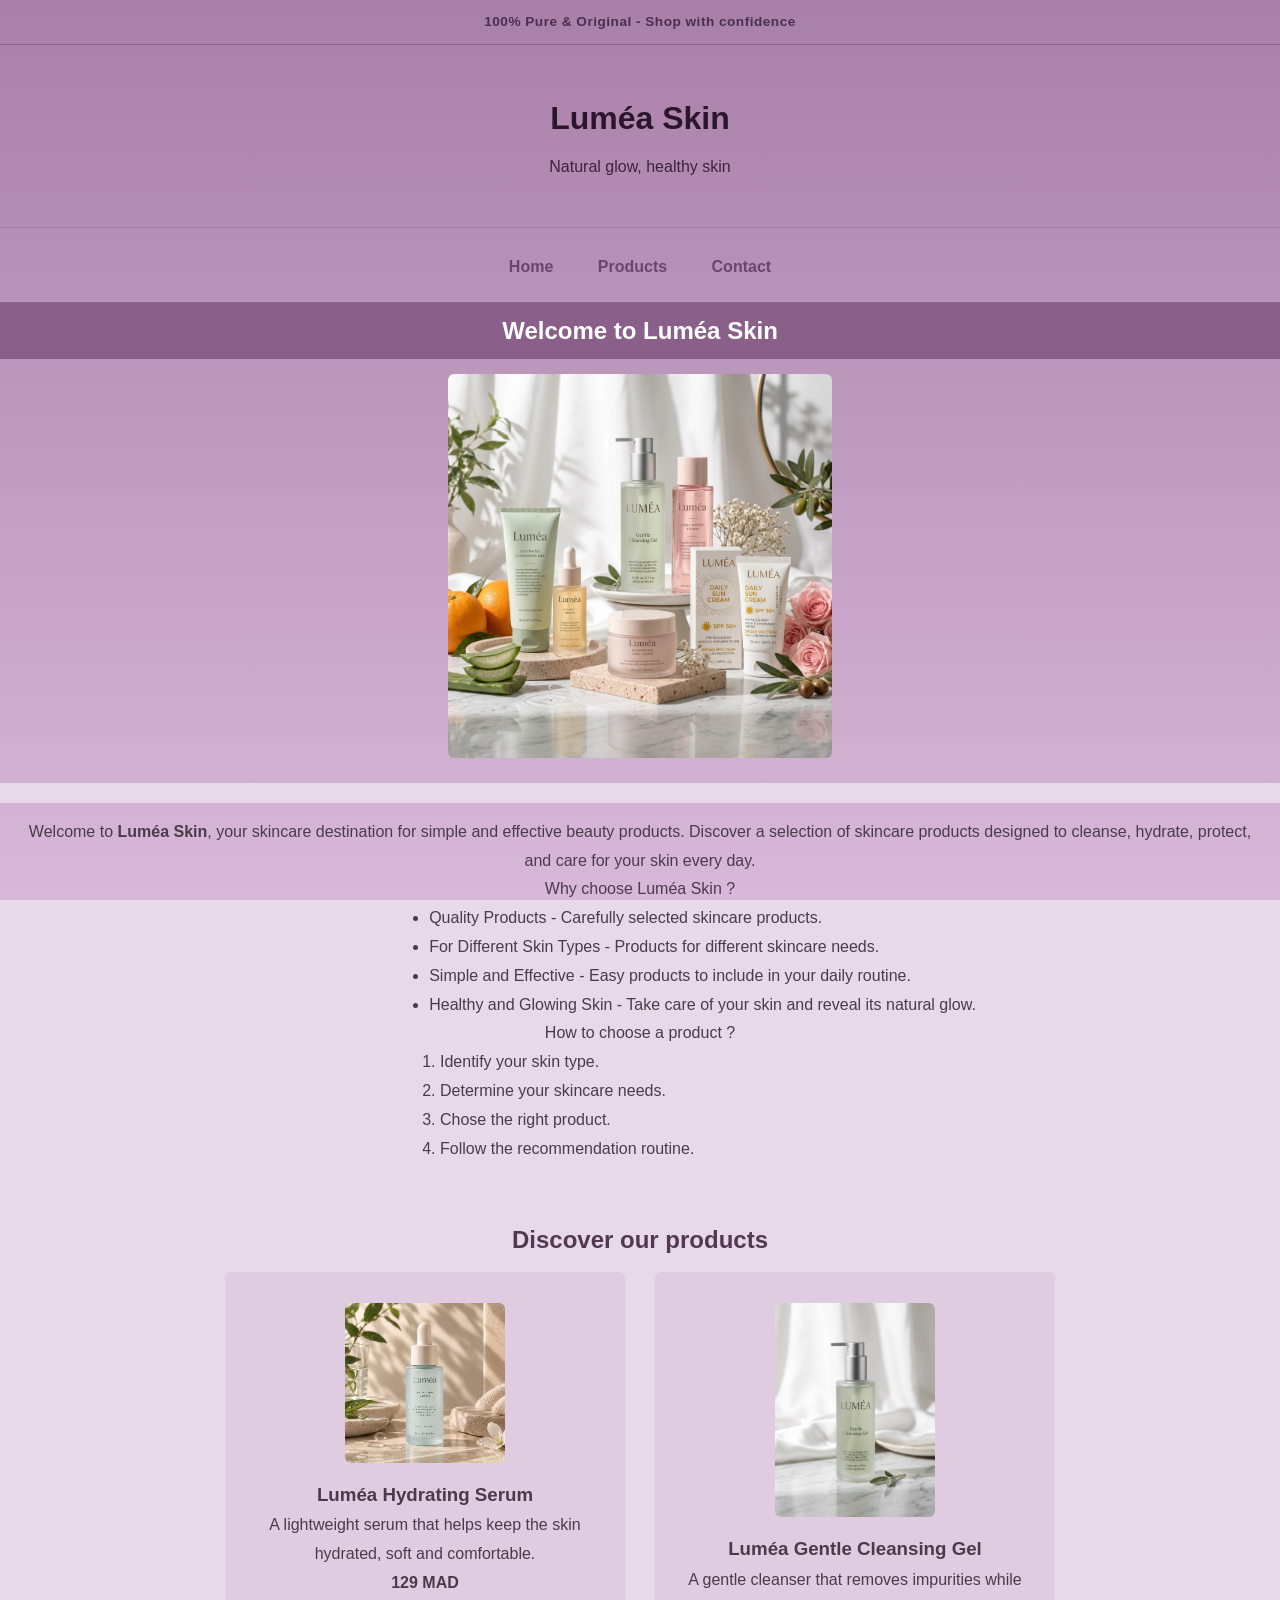
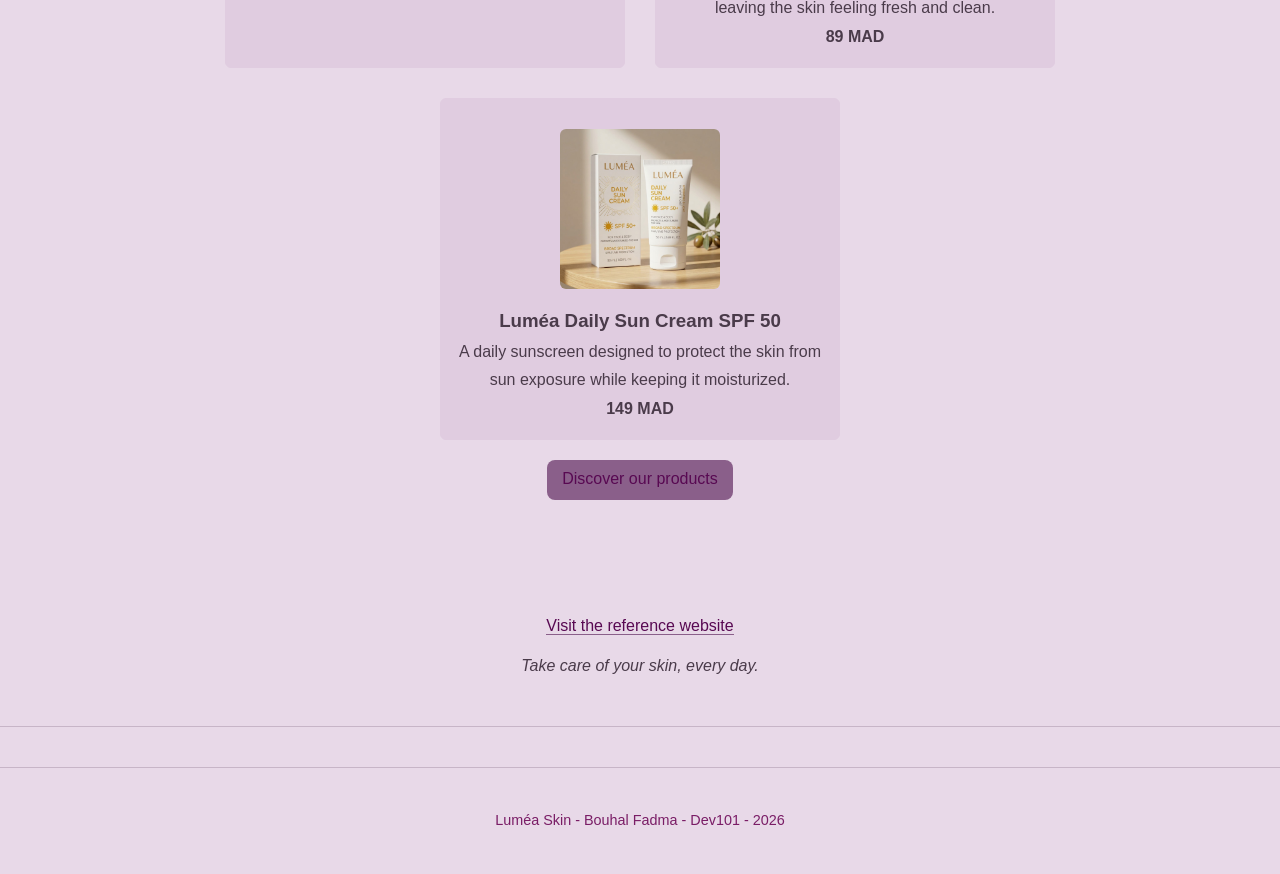
<file: index.html>
<!DOCTYPE html>
<html lang="en">
<head>
    <meta charset="UTF-8">
    <title>home page</title>
    <link rel="stylesheet" href="style.css">
</head>
<body>
    <div class="top">
        <p>100% Pure & Original - Shop with confidence</p>
    </div>
    <header>
        <div class="title">
        <h1>Luméa Skin</h1>
        <h2>Natural glow, healthy skin</h2>
        </div>
        <nav>
            <ul>
                <li><a href="index.html">Home</a></li>
                <li><a href="produits.html">Products</a></li>
                <li><a href="contact.html">Contact</a></li>
            </ul>
        </nav>
    </header>
    <main>
        <div class="img">
        <div class="welcome">
        <h2>Welcome to Luméa Skin</h2>
        </div>
        <img src="images/ALL_p.jpeg" alt="Luméa skincare products"/>
        </div>
        <div class="para">
        <p>Welcome to <strong>Luméa Skin</strong>, your skincare destination for simple and effective beauty products. Discover a selection of skincare products designed to cleanse, hydrate, protect, and care for your skin every day.</p>
        <p>Why choose Luméa Skin ?</p>
        <ul>
            <li>Quality Products - Carefully selected skincare products.</li>
            <li>For Different Skin Types - Products for different skincare needs.</li>
            <li>Simple and Effective - Easy products to include in your daily routine.</li>
            <li>Healthy and Glowing Skin - Take care of your skin and reveal its natural glow.</li>
        </ul>
        <p>How to choose a product ?</p>
        <ol>
            <li>Identify your skin type.</li>
            <li>Determine your skincare needs.</li>
            <li>Chose the right product.</li>
            <li>Follow the recommendation routine.</li>
        </ol>
        </div>
        <div class="disc">
        <h2>Discover our products</h2>
        <div class="pro">
            <article>
            <img src="images/hydrating_serum.jpeg" alt="Luméa Hydrating Serum"/>
            <h3>Luméa Hydrating Serum</h3>
            <p>A lightweight serum that helps keep the skin hydrated, soft and comfortable.</p>
            <p><strong>129 MAD</strong></p>
        </article>
        <article>
            <img src="images/gentle.jpeg" alt="Luméa Gentle Cleansing Gel"/>
            <h3>Luméa Gentle Cleansing Gel</h3>
            <p>A gentle cleanser that removes impurities while leaving the skin feeling fresh and clean.</p>
            <p><strong>89 MAD</strong></p>
        </article>
        <article>
            <img src="images/daily_sun_cream.jpeg" alt="Luméa Daily Sun Cream SPF 50"/>
            <h3>Luméa Daily Sun Cream SPF 50</h3>
            <p>A daily sunscreen designed to protect the skin from sun exposure while keeping it moisturized.</p>
            <p><strong>149 MAD</strong></p>
        </article>
        </div>
        <div class="lien">
        <p><a href="produits.html" class="discover">Discover our products</a></p>
        </div>
        </div>
        <div class="end">
        <p class="visit"><a href="https://minialik.ma/" target="_blank">Visit the reference website</a></p>
        <p><em>Take care of your skin, every day.</em></p>
        </div>
    </main>
    <footer>
        <p>Luméa Skin - Bouhal Fadma - Dev101 - 2026</p>
    </footer>
</body>
</html>
</file>
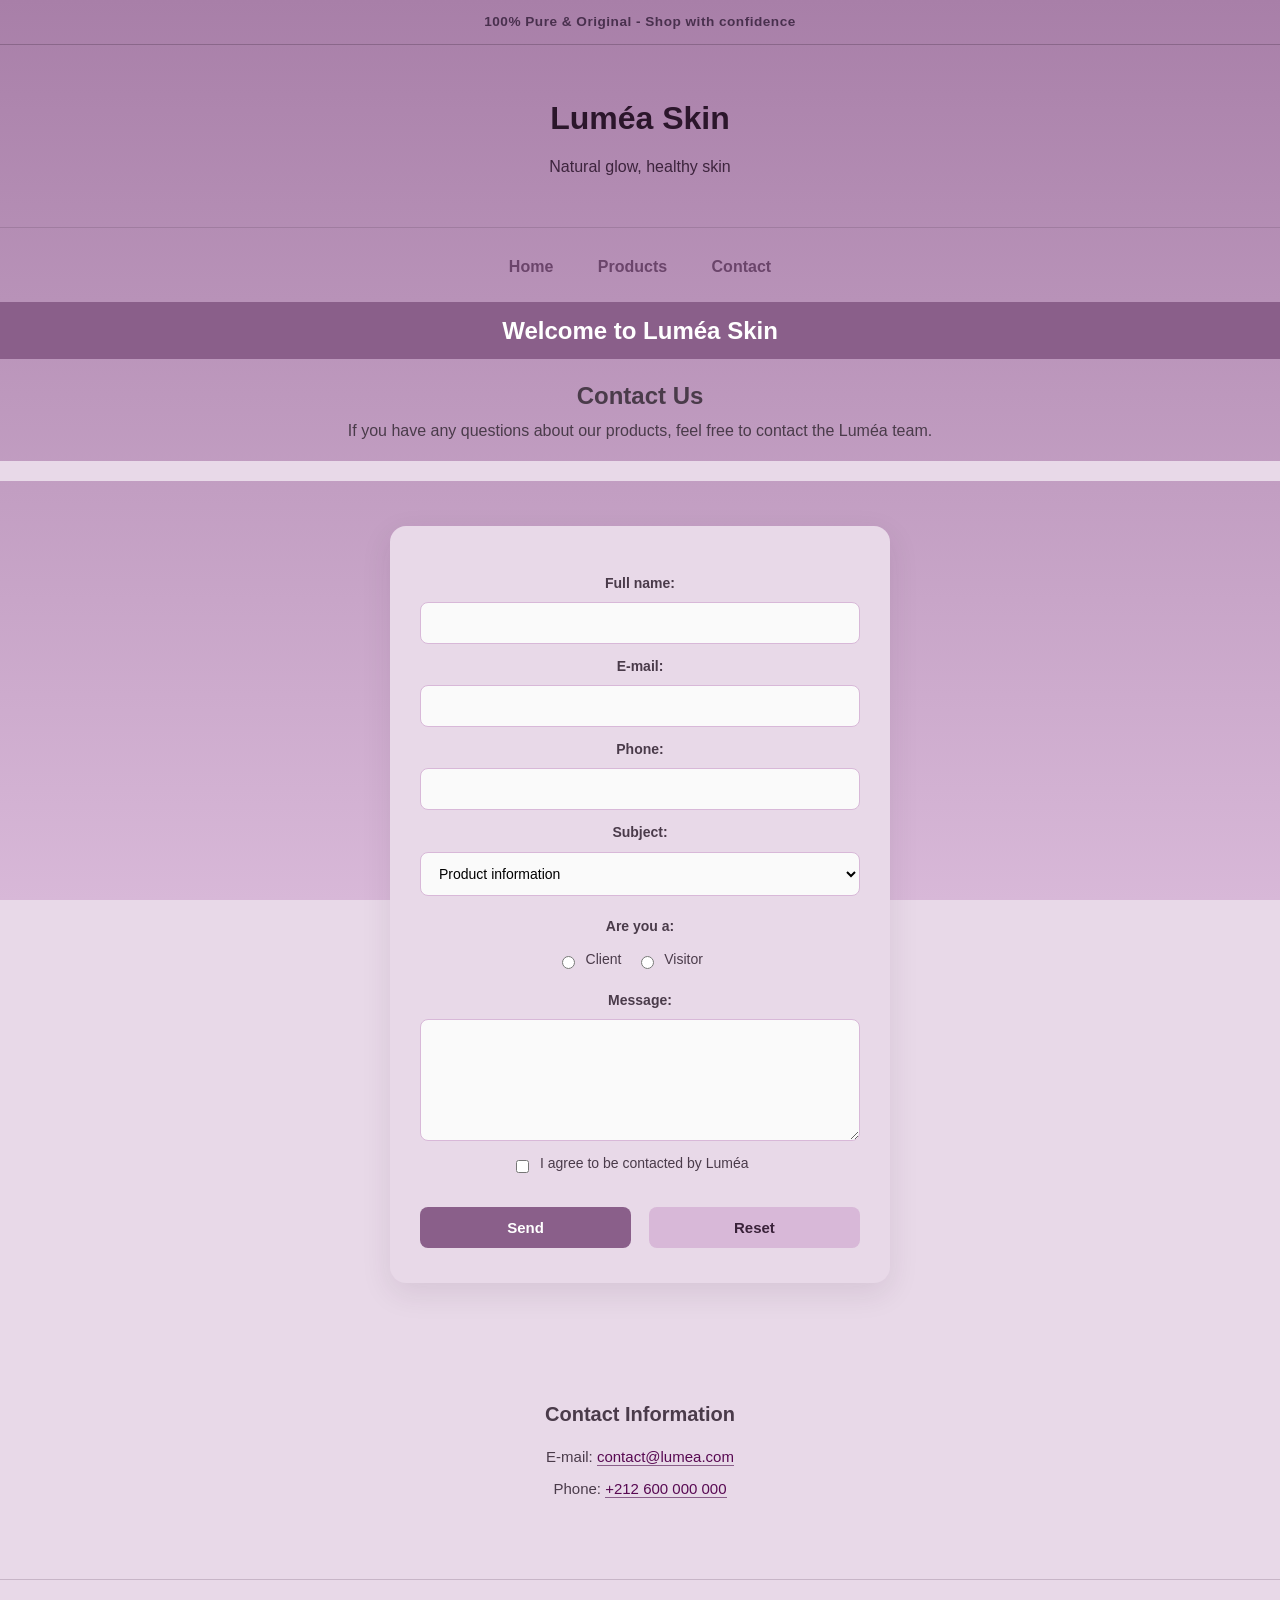
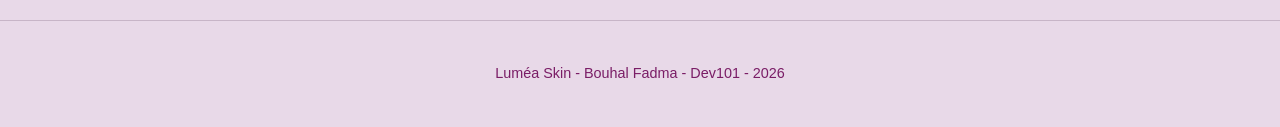
<file: contact.html>
<!DOCTYPE html>
<html lang="en">
<head>
    <meta charset="UTF-8">
    <title>contact</title>
    <link rel="stylesheet" href="style.css">
</head>
<body>
    <div class="top">
        <p>100% Pure & Original - Shop with confidence</p>
    </div>
    <header>
        <div class="title">
        <h1>Luméa Skin</h1>
        <h2>Natural glow, healthy skin</h2>
        </div>
        <nav>
            <ul>
                <li><a href="index.html">Home</a></li>
                <li><a href="produits.html">Products</a></li>
                <li><a href="contact.html">Contact</a></li>
            </ul>
        </nav>
    </header>
    <main>
        <div class="welcome">
        <h2>Welcome to Luméa Skin</h2>
        </div>
        <div class="par">
        <h2>Contact Us</h2>
        <p>If you have any questions about our products, feel free to contact the Luméa team.</p>
        </div>
        <div class="para">
        <form>
            <label>Full name:</label>
            <input type="text" id="fullname" name="fullname" required/>
            <label>E-mail:</label>
            <input type="email" id="email" name="email" required/>
            <label>Phone:</label>
            <input type="tel" id="phone" name="phone"/>
            <label>Subject:</label>
            <select id="subject" name="subject">
                <option>Product information</option>
                <option>Order information</option>
                <option>Product recommendation</option>
                <option>Other</option>
            </select>
            <p>Are you a:</p>
            <input type="radio" id="client" name="status"/>
            <label>Client</label>
            <input type="radio" id="visitor" name="status"/>
            <label>Visitor</label>
            <label>Message:</label>
            <textarea id="message" name="message" rows="6" cols="40"></textarea>
            <input type="checkbox" id="contact" name="contact"/>
            <label>I agree to be contacted by Luméa</label>
            <button type="submit">Send</button>
            <button type="reset">Reset</button>
        </form>
        </div>
        <div class="end">
        <div class="info">
        <h3>Contact Information</h3>
        <p>E-mail: <a href="mailto:contact@lumea.com">contact@lumea.com</a></p>
        <p>Phone: <a href="tel:+212600000000">+212 600 000 000</a></p>
        </div>   
        </div> 
    </main>
    <footer>
        <p>Luméa Skin - Bouhal Fadma - Dev101 - 2026</p>
    </footer>  
</body>
</html>
</file>
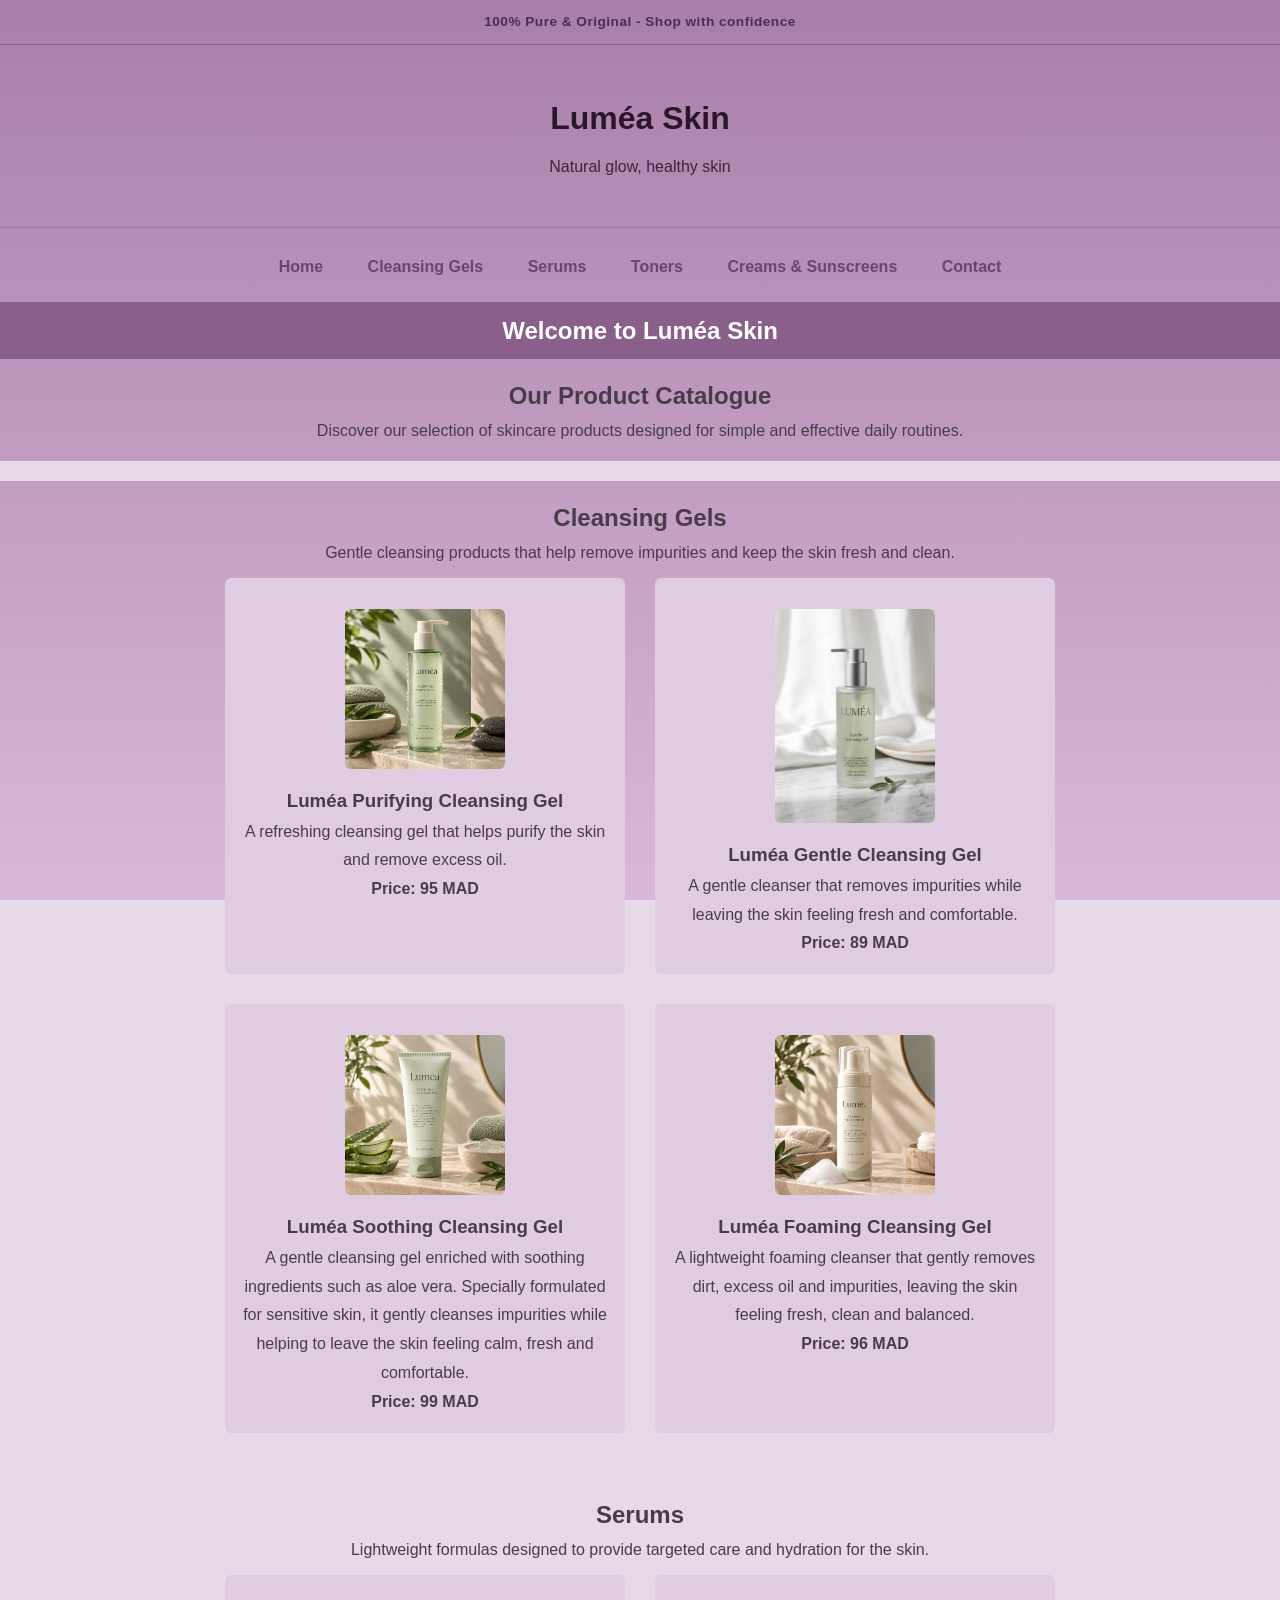
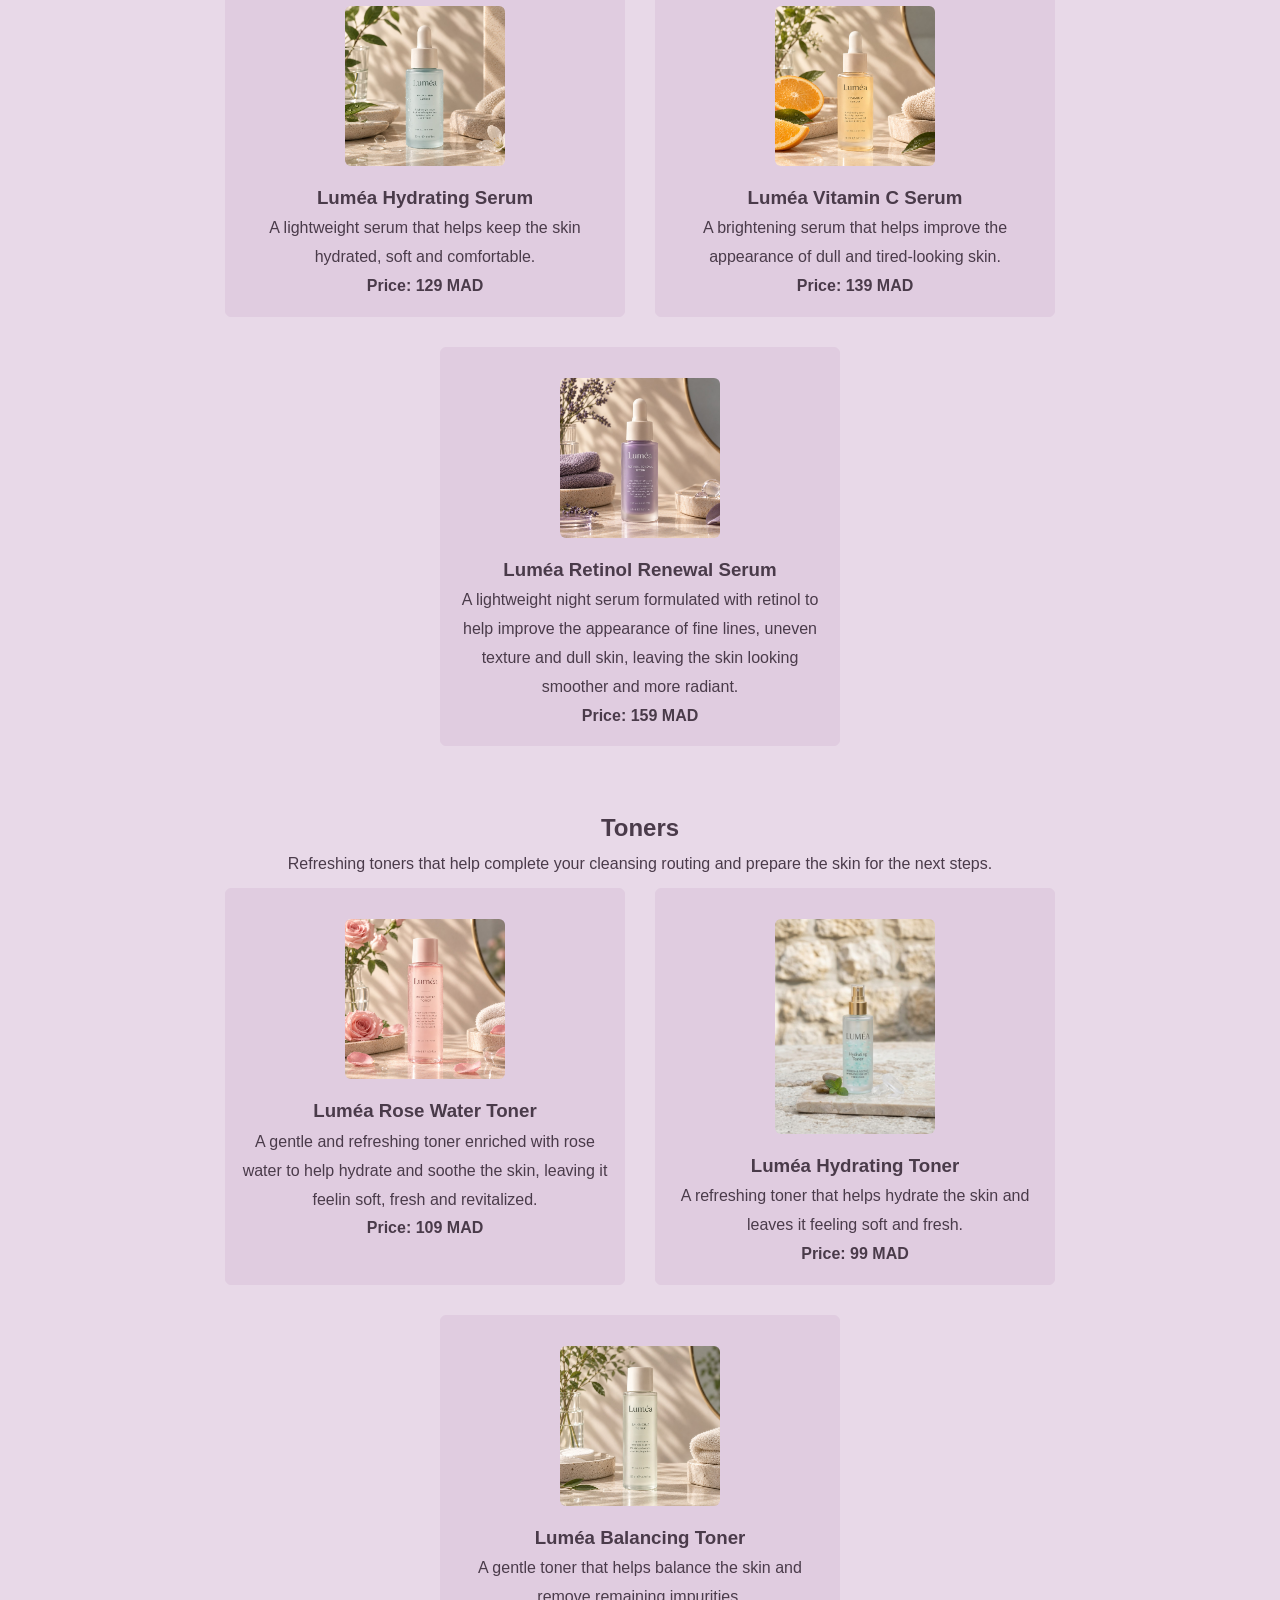
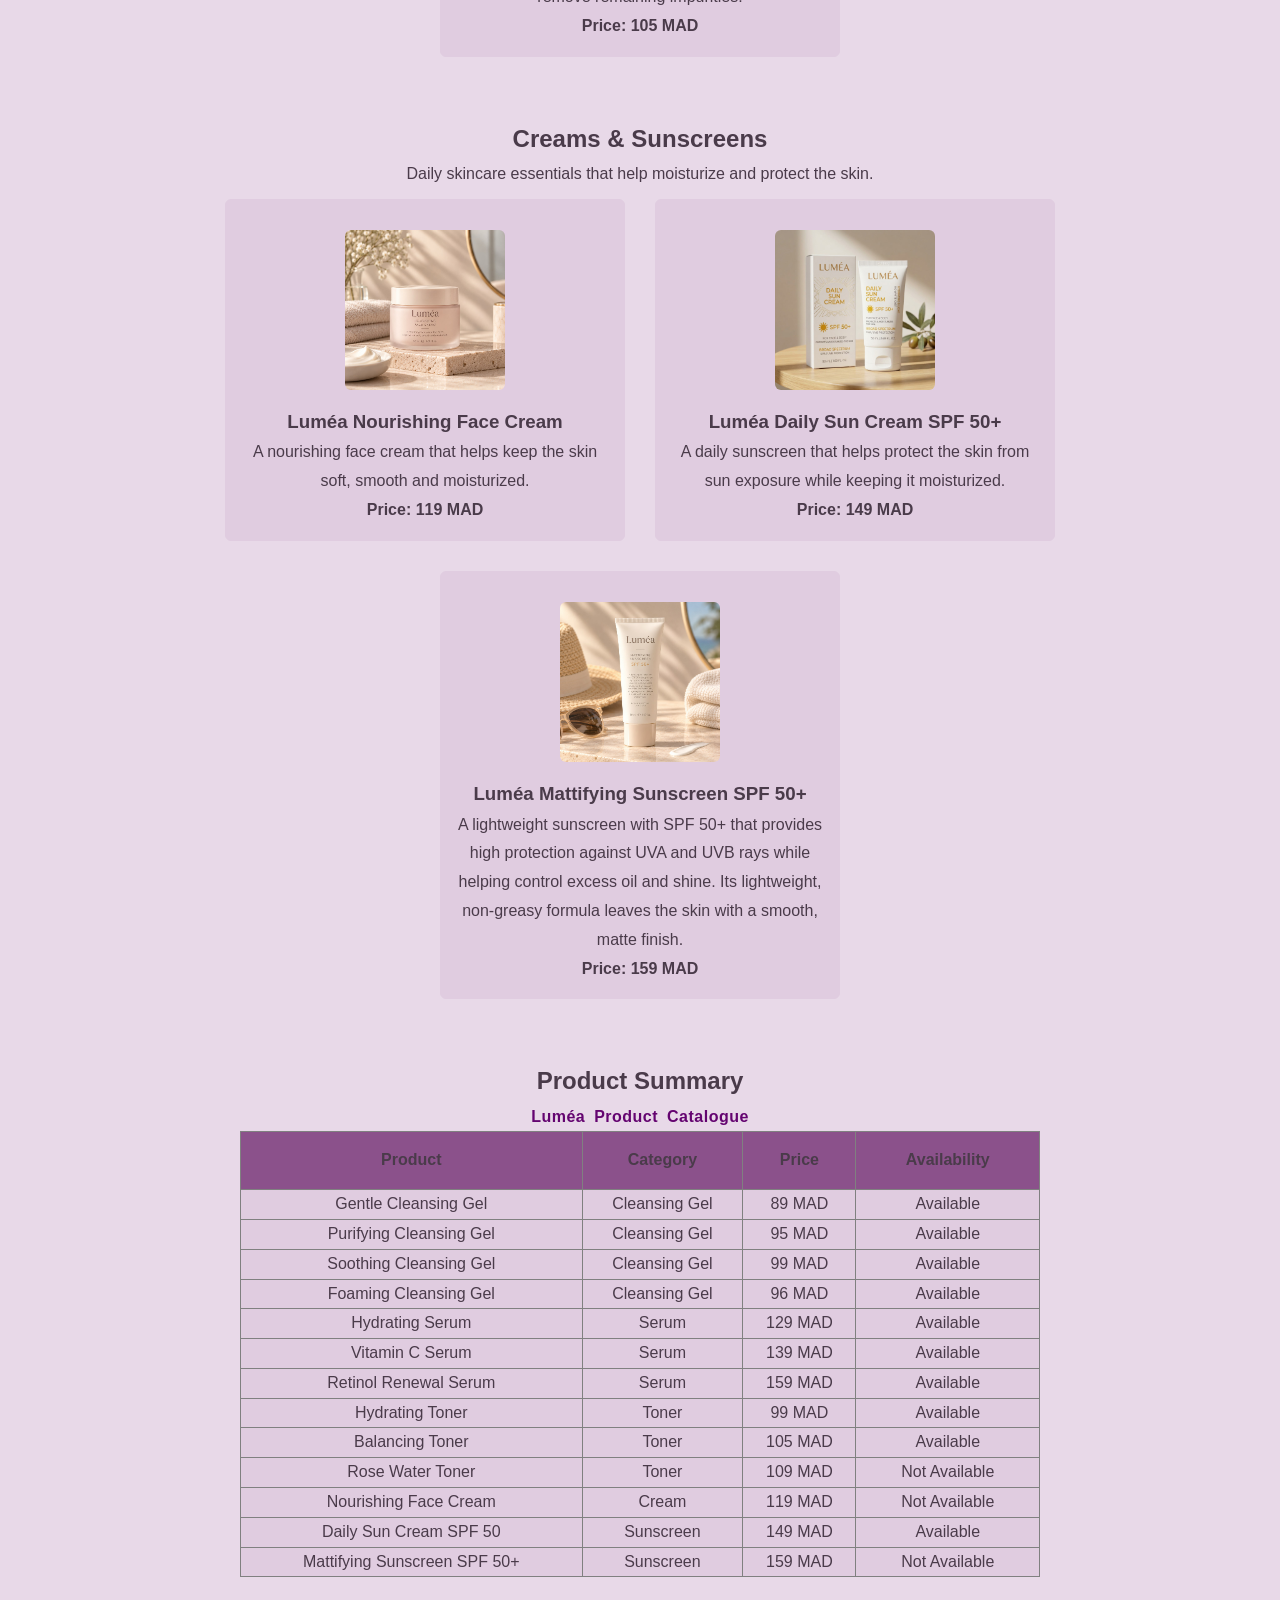
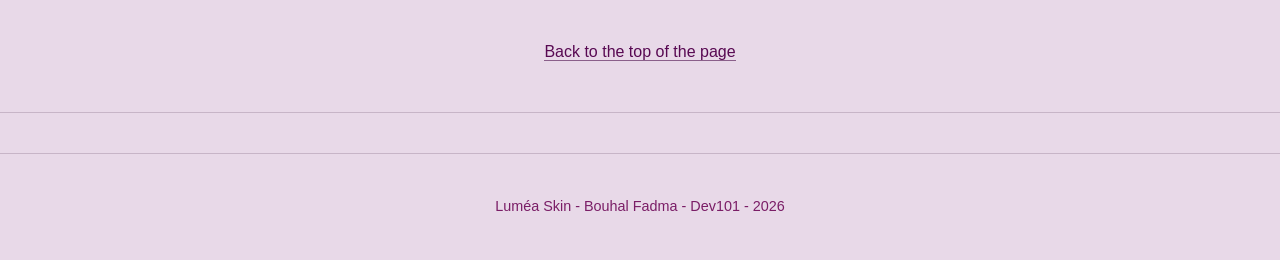
<file: produits.html>
<!DOCTYPE html>
<html lang="en">
<head>
    <meta charset="UTF-8">
    <title>product catalogue</title>
    <link rel="stylesheet" href="style.css">
</head>
<body>
    <div class="top" id="top">
        <p>100% Pure & Original - Shop with confidence</p>
    </div>
    <header>
        <div class="title">
        <h1>Luméa Skin</h1>
        <h2>Natural glow, healthy skin</h2>
        </div>
        <nav>
            <ul>
                <li><a href="index.html">Home</a></li>
                <li><a href="#cleansers">Cleansing Gels</a></li>
                <li><a href="#serums">Serums</a></li>
                <li><a href="#toners">Toners</a></li>
                <li><a href="#creams">Creams & Sunscreens</a></li>
                <li><a href="contact.html">Contact</a></li>
            </ul>
        </nav>
    </header>
    <main>
        <div class="welcome">
        <h2>Welcome to Luméa Skin</h2>
        </div>
        <div class="par">
        <h2>Our Product Catalogue</h2>
        <p>Discover our selection of skincare products designed for simple and effective daily routines.</p>
        </div>
        <section id="cleansers">
            <h2>Cleansing Gels</h2>
            <p>Gentle cleansing products that help remove impurities and keep the skin fresh and clean.</p>
            <div class="pro">
            <article>
                <img src="images/purifying_.jpeg" alt="Luméa Purifying Cleansing Gel"/>
                <h3>Luméa Purifying Cleansing Gel</h3>
                <p>A refreshing cleansing gel that helps purify the skin and remove excess oil.</p>
                <p><strong>Price: 95 MAD</strong></p>
            </article>
            <article>
                <img src="images/gentle.jpeg" alt="Luméa Gentle Cleansing Gel"/>
                <h3>Luméa Gentle Cleansing Gel</h3>
                <p>A gentle cleanser that removes impurities while leaving the skin feeling fresh and comfortable.</p>
                <p><strong>Price: 89 MAD</strong></p>
            </article>
            <article>
                <img src="images/soothing_.jpeg" alt="Luméa Soothing Cleansing Gel"/>
                <h3>Luméa Soothing Cleansing Gel</h3>
                <p>A gentle cleansing gel enriched with soothing ingredients such as aloe vera. Specially formulated for sensitive skin, it gently cleanses impurities while helping to leave the skin feeling calm, fresh and comfortable.</p>
                <p><strong>Price: 99 MAD</strong></p>
            </article>
            <article>
                <img src="images/foamig__.jpeg" alt="Luméa Foaming Cleansing Gel"/>
                <h3>Luméa Foaming Cleansing Gel</h3>
                <p>A lightweight foaming cleanser that gently removes dirt, excess oil and impurities, leaving the skin feeling fresh, clean and balanced.</p>
                <p><strong>Price: 96 MAD</strong></p>
            </article>
            </div>
        </section>
        <section id="serums">
            <h2>Serums</h2>
            <p>Lightweight formulas designed to provide targeted care and hydration for the skin.</p>
            <div class="pro">
            <article>
                <img src="images/hydrating_serum.jpeg" alt="Luméa Hydrating Serum"/>
                <h3>Luméa Hydrating Serum</h3>
                <p>A lightweight serum that helps keep the skin hydrated, soft and comfortable.</p>
                <p><strong>Price: 129 MAD</strong></p>
            </article>
            <article>
                <img src="images/vitamin_C.jpeg" alt="Luméa Vitamin C Serum"/>
                <h3>Luméa Vitamin C Serum</h3>
                <p>A brightening serum that helps improve the appearance of dull and tired-looking skin.</p>
                <p><strong>Price: 139 MAD</strong></p>
            </article>
            <article>
                <img src="images/retinol_.jpeg" alt="Luméa Retinol Renewal Serum"/>
                <h3>Luméa Retinol Renewal Serum</h3>
                <p>A lightweight night serum formulated with retinol to help improve the appearance of fine lines, uneven texture and dull skin, leaving the skin looking smoother and more radiant.</p>
                <p><strong>Price: 159 MAD</strong></p>
            </article>
            </div>
        </section>
        <section id="toners">
            <h2>Toners</h2>
            <p>Refreshing toners that help complete your cleansing routing and prepare the skin for the next steps.</p>
            <div class="pro">
            <article>
                <img src="images/rose_water.jpeg" alt="Luméa Rose Water Toner"/>
                <h3>Luméa Rose Water Toner</h3>
                <p>A gentle and refreshing toner enriched with rose water to help hydrate and soothe the skin, leaving it feelin soft, fresh and revitalized.</p>
                <p><strong>Price: 109 MAD</strong></p>
            </article>
            <article>
                <img src="images/hydrating_toner.jpeg" alt="Luméa Hydrating Toner"/>
                <h3>Luméa Hydrating Toner</h3>
                <p>A refreshing toner that helps hydrate the skin and leaves it feeling soft and fresh.</p>
                <p><strong>Price: 99 MAD</strong></p>
            </article>
            <article>
                <img src="images/balancing_.jpeg" alt="Luméa Balancing Toner"/>
                <h3>Luméa Balancing Toner</h3>
                <p>A gentle toner that helps balance the skin and remove remaining impurities.</p>
                <p><strong>Price: 105 MAD</strong></p>
            </article>
            </div>
        </section>
        <section id="creams">
            <h2>Creams & Sunscreens</h2>
            <p>Daily skincare essentials that help moisturize and protect the skin.</p>
            <div class="pro">
            <article>
                <img src="images/nourishing_face_cream.jpeg" alt="Luméa Nourishing Face Cream"/>
                <h3>Luméa Nourishing Face Cream</h3>
                <p>A nourishing face cream that helps keep the skin soft, smooth and moisturized.</p>
                <p><strong>Price: 119 MAD</strong></p>
            </article>
            <article>
                <img src="images/daily_sun_cream.jpeg" alt="Luméa Daily Sun Cream SPF 50+"/>
                <h3>Luméa Daily Sun Cream SPF 50+</h3>
                <p>A daily sunscreen that helps protect the skin from sun exposure while keeping it moisturized.</p>
                <p><strong>Price: 149 MAD</strong></p>
            </article>
            <article>
                <img src="images/mattifying_sunscreen.jpeg" alt="Luméa Mattifying Sunscreen SPF 50+"/>
                <h3>Luméa Mattifying Sunscreen SPF 50+</h3>
                <p>A lightweight sunscreen with SPF 50+ that provides high protection against UVA and UVB rays while helping control excess oil and shine. Its lightweight, non-greasy formula leaves the skin with a smooth, matte finish.</p>
                <p><strong>Price: 159 MAD</strong></p>
            </article>
            </div>
        </section>
        <div class="table">
        <h2>Product Summary</h2> 
        <table border="1">
            <caption>Luméa Product Catalogue</caption>
            <tr>
                <th>Product</th>
                <th>Category</th>
                <th>Price</th>
                <th>Availability</th>
            </tr>
            <tr>
                <td>Gentle Cleansing Gel</td>
                <td>Cleansing Gel</td>
                <td>89 MAD</td>
                <td>Available</td>
            </tr>
            <tr>
                <td>Purifying Cleansing Gel</td>
                <td>Cleansing Gel</td>
                <td>95 MAD</td>
                <td>Available</td>
            </tr>
            <tr>
                <td>Soothing Cleansing Gel</td>
                <td>Cleansing Gel</td>
                <td>99 MAD</td>
                <td>Available</td>
            </tr>
            <tr>
                <td>Foaming Cleansing Gel</td>
                <td>Cleansing Gel</td>
                <td>96 MAD</td>
                <td>Available</td>
            </tr>
            <tr>
                <td>Hydrating Serum</td>
                <td>Serum</td>
                <td>129 MAD</td>
                <td>Available</td>
            </tr>
            <tr>
                <td>Vitamin C Serum</td>
                <td>Serum</td>
                <td>139 MAD</td>
                <td>Available</td>
            </tr>
            <tr>
                <td>Retinol Renewal Serum</td>
                <td>Serum</td>
                <td>159 MAD</td>
                <td>Available</td>
            </tr>
            <tr>
                <td>Hydrating Toner</td>
                <td>Toner</td>
                <td>99 MAD</td>
                <td>Available</td>
            </tr>
            <tr>
                <td>Balancing Toner</td>
                <td>Toner</td>
                <td>105 MAD</td>
                <td>Available</td>
            </tr>
            <tr>
                <td>Rose Water Toner</td>
                <td>Toner</td>
                <td>109 MAD</td>
                <td>Not Available</td>
            </tr>
            <tr>
                <td>Nourishing Face Cream</td>
                <td>Cream</td>
                <td>119 MAD</td>
                <td>Not Available</td>
            </tr>
            <tr>
                <td>Daily Sun Cream SPF 50</td>
                <td>Sunscreen</td>
                <td>149 MAD</td>
                <td>Available</td>
            </tr>
            <tr>
                <td>Mattifying Sunscreen SPF 50+</td>
                <td>Sunscreen</td>
                <td>159 MAD</td>
                <td>Not Available</td>
            </tr>
        </table>
        </div>
        <div class="end">
        <p><a href="#top">Back to the top of the page</a></p>
        </div>
    </main>
    <footer>
        <p>Luméa Skin - Bouhal Fadma - Dev101 - 2026</p>
    </footer>    
</body> 
</html>
</file>
<file: style.css>
* {
    margin: 0;
    padding: 0;
    box-sizing: border-box;
    scroll-behavior: smooth;
}
body {
    font-family: 'Segoe UI', Tahoma, Geneva, Verdana, sans-serif;
    color: #4a3b4a;
    background-color: #e8d9e8;
    margin: 0;
    padding: 0;
    line-height: 1.8;
}
.top {
    background: linear-gradient(to bottom, #a87fa8, #d8b8d8);
    color: #49304e;
    border-bottom: 0.5px solid rgba(43, 22, 43, 0.25);
    text-align: center;
    padding: 10px;
    font-size: 0.85rem;
    font-weight: 600;
    letter-spacing: 0.5px;
    background-attachment: fixed;
}
header {
    background: linear-gradient(to bottom, #a87fa8, #d8b8d8);
    text-align: center;
    background-attachment: fixed;
}
.title {
    border-bottom: 1px solid rgba(100, 72, 100, 0.25);
    padding: 45px 45px;
}
header h1 {
    color: #2b162b;
    margin-bottom: 5px;
}
header h2 {
    font-size: 1rem;
    color: #3d243d;
    font-weight: normal;
    margin-top: 0;
}
nav ul {
    list-style: none;
    padding: 0;
    margin-top: 15px;
}
nav li {
    display: inline;
    margin: 0 20px;
}
nav a {
    text-decoration: none;
    color: #6b456b;
    font-weight: 600;
}
nav a:hover {
    color: #fffaf2;
}
nav {
    padding: 10px;
    padding-bottom: 20px;
}
main {
    text-align: center;
    margin-bottom: 20px;
}
.welcome {
    background-color: #8a5f8a;
    color: #ffffff;
    margin: 0;
    padding: 7px;
}
.disc h2 {
    color: #533853;
}
main ul {
    display: inline-block;
    text-align: left;
    padding-left: 10%;
}
main ol {
    text-align: left;
    padding-left: 34%;
}
.img {
    background: linear-gradient(to bottom, #a87fa8, #d8b8d8);
    padding-bottom: 10px;
    background-attachment: fixed;
}
.para {
    background: linear-gradient(to bottom, #a87fa8, #d8b8d8);
    padding: 15px;
    margin-top: 20px;
    background-attachment: fixed;
}
.par {
    background: linear-gradient(to bottom, #a87fa8, #d8b8d8);
    padding: 15px;
    background-attachment: fixed;
}
main img {
    max-width: 30%;
    height: auto;
    border-radius: 6px;
    display: block;
    margin: 15px auto;
}
article {
    background: #e0cce0;
    border: 1px solid #e0cce0;
    padding: 15px;
    margin-bottom: 20px;
    border-radius: 6px;
    text-align: center;
}
.pro {
    display:flex;
    flex-wrap: wrap;
    justify-content: center;
    gap: 10px;
}
.disc {
    background: linear-gradient(to bottom, #a87fa8, #d8b8d8);
    padding: 20px;
    margin-top: 20px;
    background-attachment: fixed;
}
article {
    margin: 10px;
    flex: 1 1 400px;
    max-width: 400px;
}
article img {
    max-width: 160px;
    transition: 0.4s ease;
}
article img:hover {
    filter: brightness(1.2);
}
a {
    color: #580952;
}
.discover {
    background-color: #8a5f8a;
    padding-bottom: 13px;
    padding-top: 10px;
    padding-left: 15px;
    padding-right: 15px;
    border-radius: 8px;
    text-decoration: none;
}
.discover:hover {
    background-color: #4a3b4a;
    color: #ffffff;
}
.lien {
    margin: 15px;
}
.visit{
    margin-top: 3%;
}
.end {
    margin-top: 20px;
    background: linear-gradient(to bottom, #a87fa8, #d8b8d8);
    padding: 20px;
    padding-bottom: 40px;
    background-attachment: fixed;
    border-bottom: 0.1px solid rgba(100, 72, 100, 0.25);
}
section {
    background: linear-gradient(to bottom, #a87fa8, #d8b8d8);
    padding: 15px;
    margin-top: 20px;
    background-attachment: fixed;
}
.table {
    background: linear-gradient(to bottom, #a87fa8, #d8b8d8);
    padding: 15px;
    margin-top: 20px;
    background-attachment: fixed;
}
table {
    margin-left: auto;
    margin-right: auto;
    border-collapse: collapse;
    width: 100%;
    max-width: 800px;
    min-width: 300px;
    background-color: #e0cce0;
}
caption {
    color: #640470;
    font-weight: 700;
    letter-spacing: 0.5px;
    word-spacing: 4px;
}
th {
    background-color: #8b518b;
    padding: 14px 16px;
    font-weight: 600;
    text-align: center;
}
td {
    padding: 12px 16 px;
    color: #4a3b4a;
    text-align: center;
}
footer {
    text-align: center;
    padding: 40px;
    font-size: 0.9rem;
    color: #7a1d66;
    border-top: 1px solid rgba(100, 72, 100, 0.25);
    margin-top: 40px;
}
form {
    max-width: 500px;
    margin: 30px auto;
    padding: 35px 30px;
    background: #e8d9e8;
    border-radius: 16px;
    box-shadow: 0 10px 30px rgba(58, 34, 58, 0.1);
}
form label {
    display: block;
    font-weight: 600;
    margin-bottom: 6px;
    margin-top: 10px;
    font-size: 14px;
}
form input[type="text"],
form input[type="email"],
form input[type="tel"],
form select,
form textarea {
    width: 100%;
    padding: 12px 14px;
    border: 1.5px solid #d8b8d8;
    border-radius: 8px;
    background-color: #fafafa;
    font-size: 14px;
}
form input[type="text"]:focus,
form input[type="email"]:focus,
form input[type="tel"]:focus,
form select:focus,
form textarea:focus {
    border-color: #8a5f8a;
    background-color: #ffffff;
}
form p {
    font-weight: 600;
    margin-top: 18px;
    margin-bottom: 8px;
    font-size: 14px;
}
form input[type="radio"],
form input[type="checkbox"] {
    accent-color: #8a5f8a;
    cursor: pointer;
    margin-right: 6px;
    vertical-align: middle;
}
form input[type="radio"] + label,
form input[type="checkbox"] + label {
    display: inline-block;
    font-weight: normal;
    margin-top: 0;
    margin-right: 15px;
    cursor: pointer;
    vertical-align: middle;
    font-size: 14px;
}
form button[type="submit"],
form button[type="reset"] {
    width: 48%;
    padding: 12px 0;
    margin-top: 25px;
    border: none;
    border-radius: 8px;
    font-size: 15px;
    font-weight: 600;
    cursor: pointer;
    transition: all 0.3s ease;
}
form button[type="submit"] {
    background-color: #8a5f8a;
    color: #ffffff;
    float: left;
}
form button[type="submit"]:hover {
    background-color: #6f4a6f;
}
form button[type="reset"] {
    background-color: #d8b8d8;
    color: #3a223a;
    float: right;
}
form button[type="reset"]:hover {
    background-color: #c89ec8;
}
form::after {
    content: "";
    display: table;
    clear: both;
}
.info {
    padding: 30px 20px;
    line-height: 1.6;
}
.info h3 {
    font-size: 20px;
    font-weight: 700;
    margin-bottom: 15px;
}
.info p {
    font-size: 15px;
    margin: 8px 0;
}
.info a {
    text-decoration: none;
    font-weight: 500;
    border-bottom: 1px solid #8a5f8a;
    transition: color 0.2s ease; 
}
.info a:hover {
    color: #8a5f8a;
}
.end a {
    text-decoration: none;
    border-bottom: 1px solid #8a5f8a;
    transition: color 0.2s ease;
}
.end a:hover {
    color: #8a5f8a;
}
.end {
    line-height: 2.5;
}
</file>
